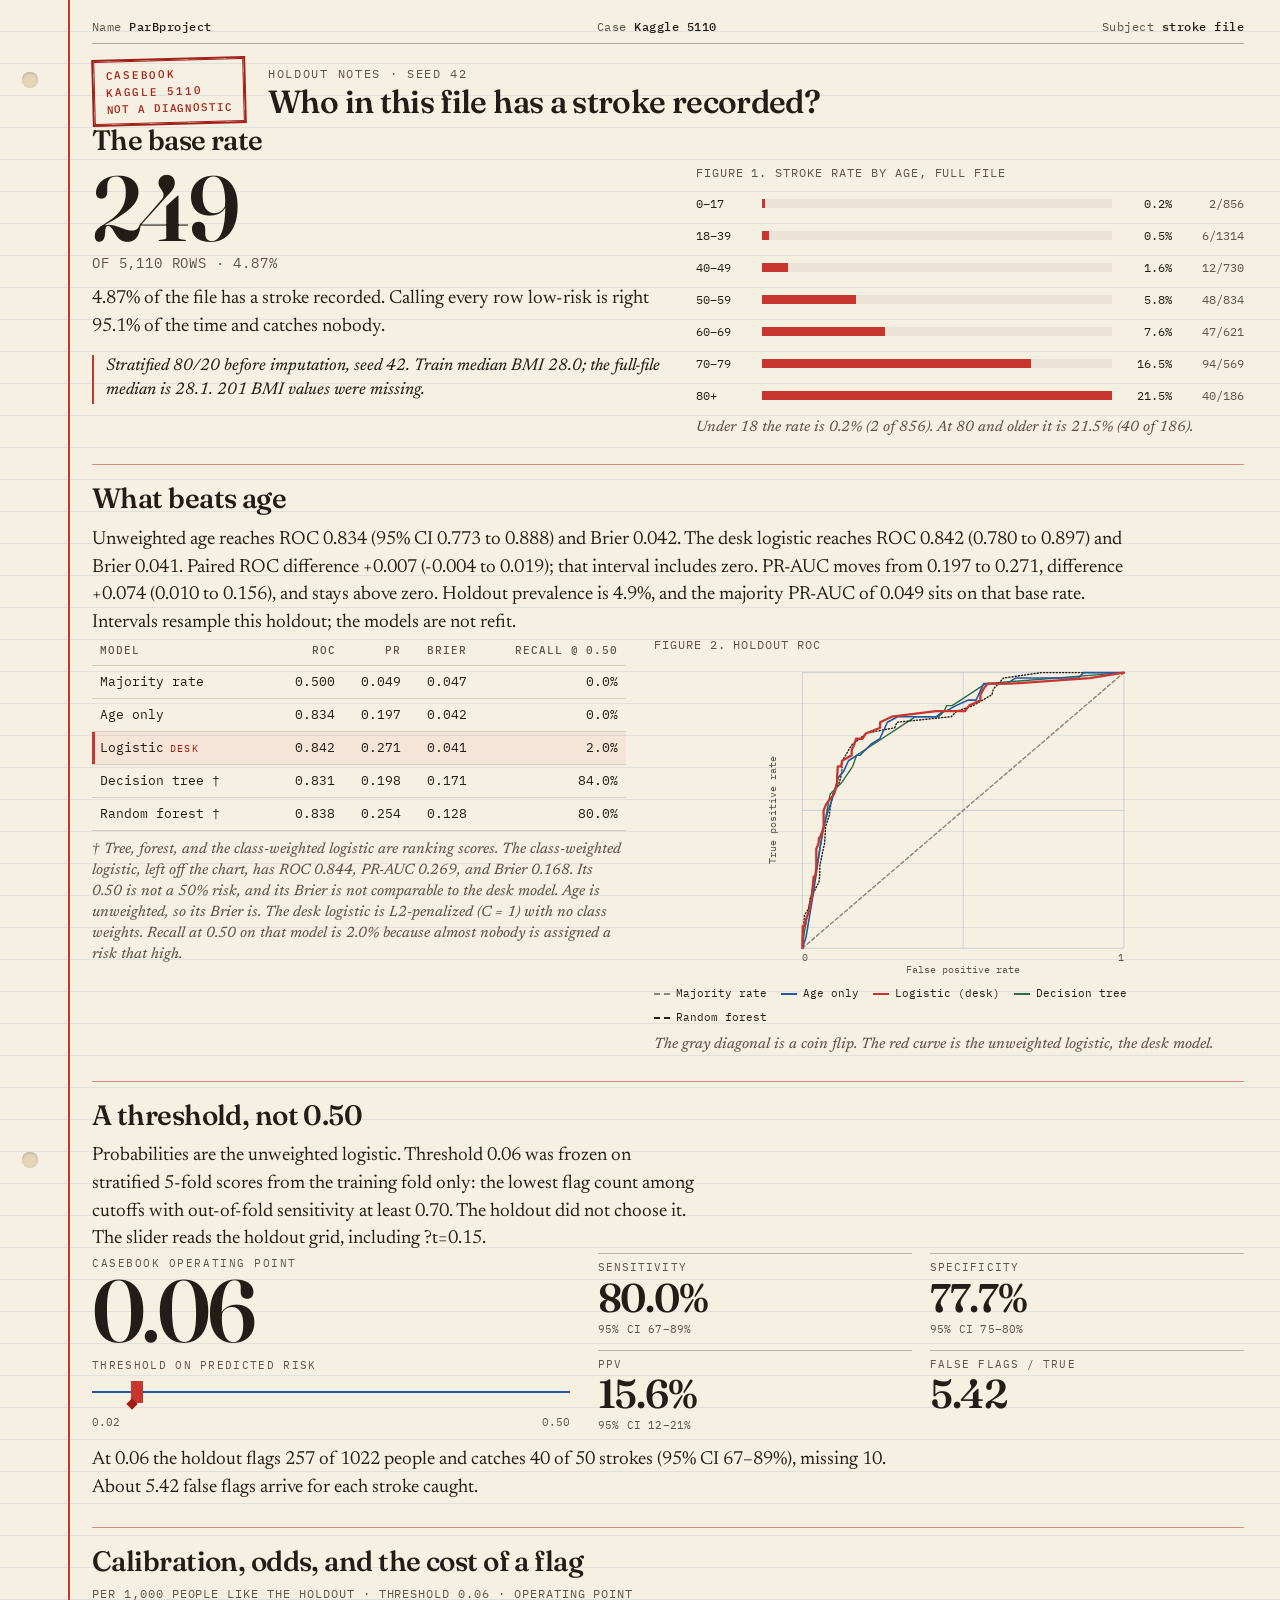
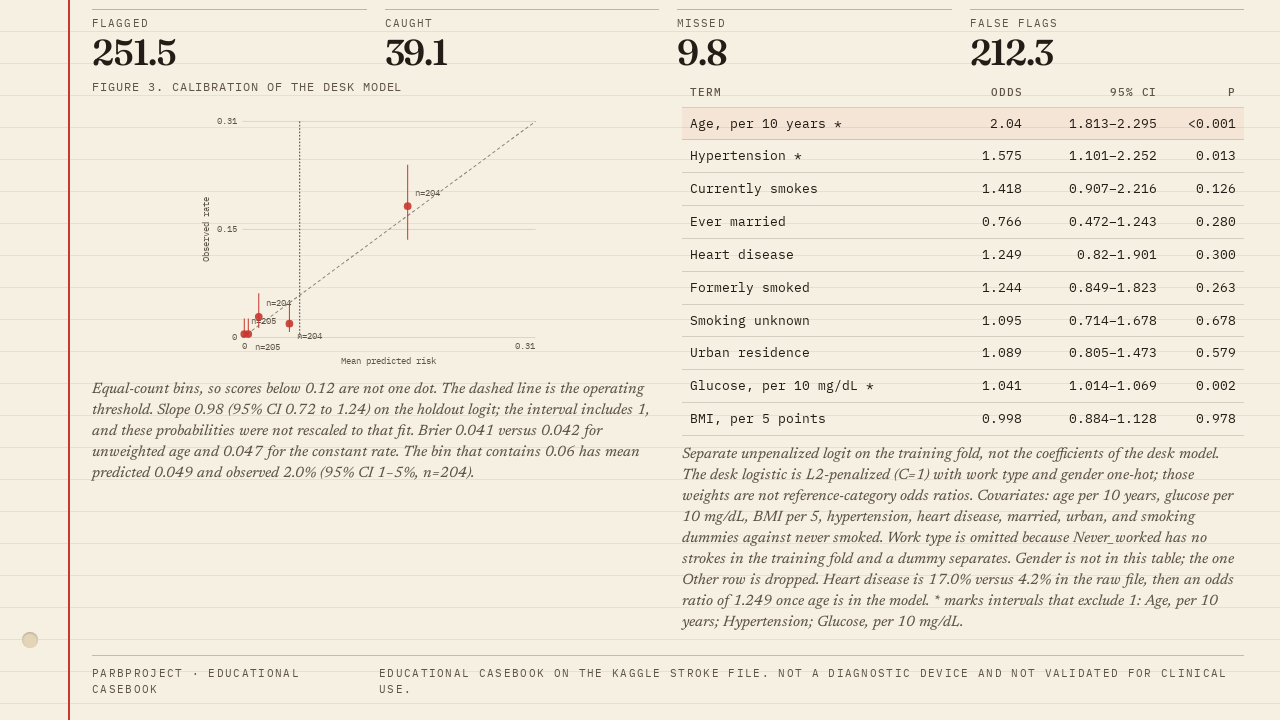
<file: index.html>
<!DOCTYPE html>
<html lang="en">
<head>
  <meta charset="utf-8">
  <title>Stroke casebook</title>
  <meta name="viewport" content="width=device-width, initial-scale=1">
  <link rel="canonical" href="casebook/index.html">
  <script>
    var next = "casebook/index.html" + location.search + location.hash;
    location.replace(next);
  </script>
  <meta http-equiv="refresh" content="0; url=casebook/index.html">
</head>
<body>
  <p><a href="casebook/index.html">Stroke casebook</a></p>
</body>
</html>
</file>
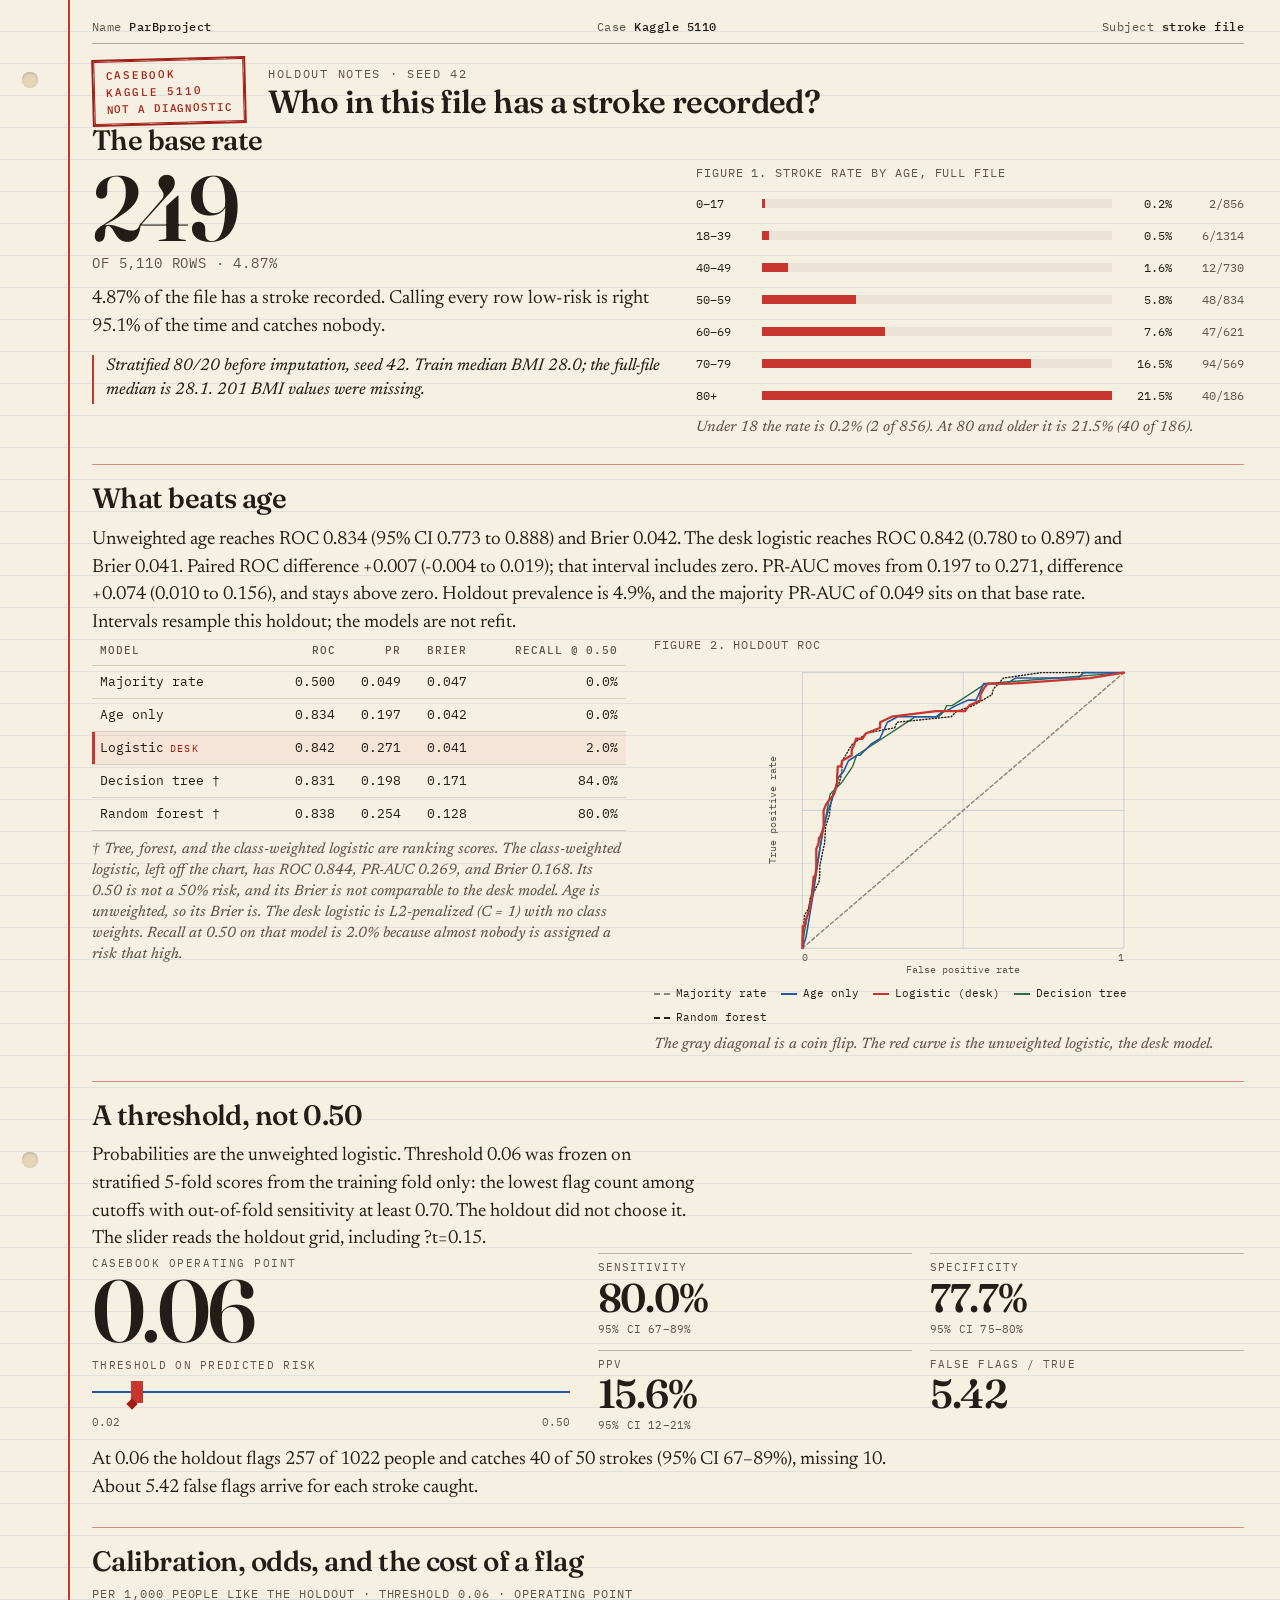
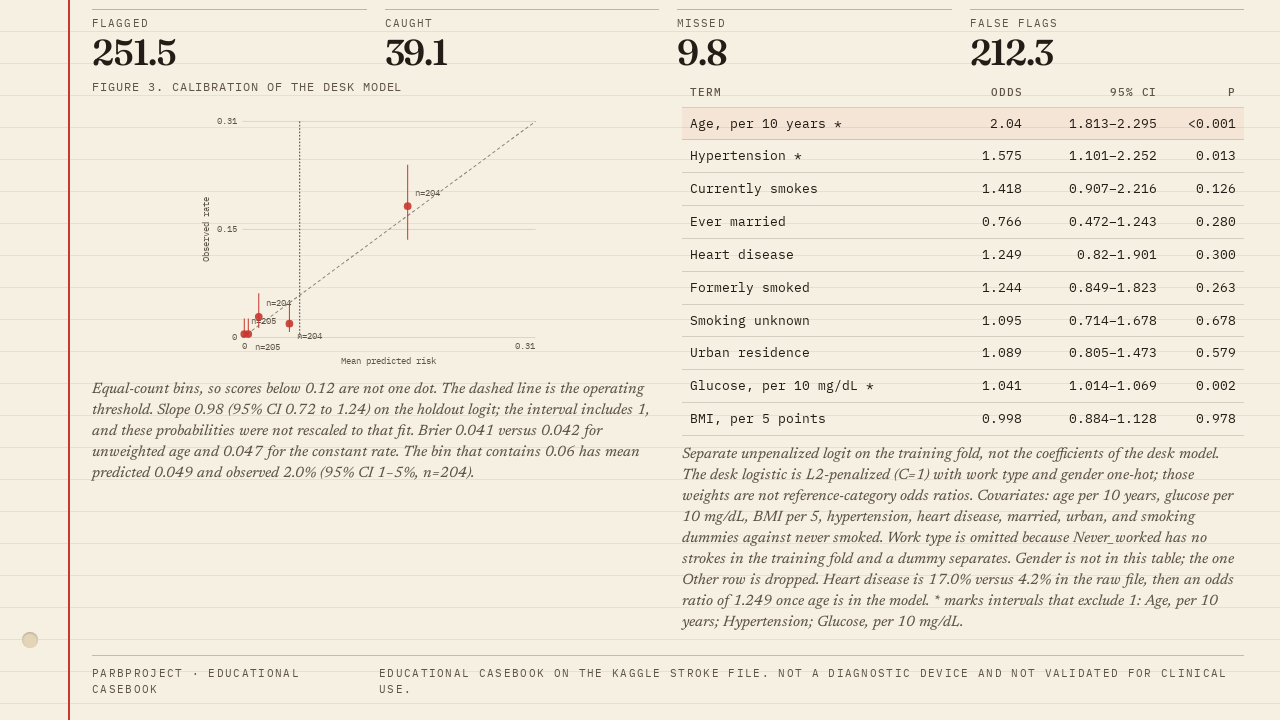
<file: casebook/index.html>
<!DOCTYPE html>
<html lang="en">
<head>
  <meta charset="utf-8">
  <meta name="viewport" content="width=device-width, initial-scale=1">
  <title>Stroke casebook · ParBproject</title>
  <meta name="description" content="Holdout casebook for the Kaggle stroke file. Not a diagnostic device.">
  <link rel="stylesheet" href="casebook.css">
  <script>
    (function () {
      var shot = new URLSearchParams(location.search).get("shot");
      if (shot === "open" || shot === "models" || shot === "point" || shot === "burden") {
        document.documentElement.dataset.shot = shot;
      }
    })();
  </script>
</head>
<body>
  <div class="sheet">
    <div class="holes" aria-hidden="true">
      <span></span><span></span><span></span>
    </div>
    <header class="mast">
      <div class="name-line">
        <span>Name <b>ParBproject</b></span>
        <span>Case <b>Kaggle 5110</b></span>
        <span>Subject <b>stroke file</b></span>
      </div>
      <div class="stamp-row">
        <p class="stamp">
          <span>Casebook</span>
          <span>Kaggle 5110</span>
          <strong>Not a diagnostic</strong>
        </p>
        <div class="question">
          <p class="kicker">Holdout notes · seed 42</p>
          <h1>Who in this file has a stroke recorded?</h1>
        </div>
      </div>
    </header>

    <main>
      <section id="open">
        <h2>The base rate</h2>
        <div class="spread">
          <div>
            <p class="count" id="stroke-count">—</p>
            <p class="count-sub" id="stroke-denom"></p>
            <p class="prose" id="open-lede"></p>
            <p class="margin-note" id="open-method"></p>
          </div>
          <figure>
            <figcaption>Figure 1. Stroke rate by age, full file</figcaption>
            <div id="age-strip" class="age-strip"></div>
            <p class="caption" id="age-note"></p>
          </figure>
        </div>
      </section>

      <section id="models">
        <h2>What beats age</h2>
        <p class="prose" id="model-lede"></p>
        <div class="compare">
          <div>
            <table>
              <caption class="sr">Holdout metrics</caption>
              <thead>
                <tr>
                  <th>Model</th>
                  <th>ROC</th>
                  <th>PR</th>
                  <th>Brier</th>
                  <th>Recall @ 0.50</th>
                </tr>
              </thead>
              <tbody id="model-body"></tbody>
            </table>
            <p class="footnote" id="weighted-note"></p>
          </div>
          <figure>
            <figcaption>Figure 2. Holdout ROC</figcaption>
            <svg id="roc" role="img" aria-label="ROC curves for the holdout models"></svg>
            <div class="legend" id="roc-legend"></div>
            <p class="caption">The gray diagonal is a coin flip. The red curve is the unweighted logistic, the desk model.</p>
          </figure>
        </div>
      </section>

      <section id="point">
        <h2>A threshold, not 0.50</h2>
        <p class="prose" id="point-lede"></p>
        <div class="point-grid">
          <div class="dial">
            <p class="dial-kicker" id="threshold-tag"></p>
            <p class="dial-value" id="threshold-value">—</p>
            <label class="slider-label" for="threshold">Threshold on predicted risk</label>
            <div class="slider-wrap">
              <input id="threshold" type="range" min="0.02" max="0.50" step="0.01" value="0.06">
              <span class="desk-mark" id="desk-mark"></span>
            </div>
            <p class="slider-scale"><span id="scale-min">0.02</span><span>0.50</span></p>
          </div>
          <div class="quad" id="quad" aria-live="polite"></div>
        </div>
        <p class="prose readout" id="point-readout"></p>
      </section>

      <section id="burden">
        <h2>Calibration, odds, and the cost of a flag</h2>
        <p class="tally-kicker" id="tally-kicker"></p>
        <div class="tally" id="tally"></div>
        <div class="burden-grid">
          <figure>
            <figcaption>Figure 3. Calibration of the desk model</figcaption>
            <svg id="calibration" role="img" aria-label="Calibration of unweighted logistic probabilities"></svg>
            <p class="caption" id="cal-note"></p>
          </figure>
          <div>
            <table>
              <caption class="sr">Odds ratios</caption>
              <thead>
                <tr>
                  <th>Term</th>
                  <th>Odds</th>
                  <th>95% CI</th>
                  <th>p</th>
                </tr>
              </thead>
              <tbody id="odds-body"></tbody>
            </table>
            <p class="caption" id="odds-note"></p>
          </div>
        </div>
      </section>
    </main>

    <footer>
      <span>ParBproject · educational casebook</span>
      <span id="footer-note">Not a diagnostic device</span>
    </footer>
    <p class="status" id="status">Opening metrics.json…</p>
  </div>
  <noscript>This page reads casebook/metrics.json. Enable JavaScript, or run python3 -m casebook.analyze and open the JSON.</noscript>
  <script src="casebook.js"></script>
</body>
</html>
</file>
<file: casebook/casebook.css>
@font-face {
  font-family: "Fraunces";
  font-style: normal;
  font-weight: 560;
  font-display: swap;
  src: url("fonts/fraunces-normal-560.woff2") format("woff2");
}
@font-face {
  font-family: "Newsreader";
  font-style: normal;
  font-weight: 400 560;
  font-display: swap;
  src: url("fonts/newsreader-normal-400.woff2") format("woff2");
}
@font-face {
  font-family: "Newsreader";
  font-style: italic;
  font-weight: 450;
  font-display: swap;
  src: url("fonts/newsreader-italic-450.woff2") format("woff2");
}
@font-face {
  font-family: "IBM Plex Mono";
  font-style: normal;
  font-weight: 400;
  font-display: swap;
  src: url("fonts/ibm-plex-mono-normal-400.woff2") format("woff2");
}
@font-face {
  font-family: "IBM Plex Mono";
  font-style: normal;
  font-weight: 500;
  font-display: swap;
  src: url("fonts/ibm-plex-mono-normal-500.woff2") format("woff2");
}

:root {
  --paper: #f6f0e2;
  --ink: #241c16;
  --soft: #5e5348;
  --red: #c7372f;
  --stamp: #a11f18;
  --rule: rgba(55, 96, 158, 0.22);
  --blue: #2457a6;
  --serif: "Newsreader", "Iowan Old Style", Palatino, Georgia, serif;
  --display: "Fraunces", "Iowan Old Style", Palatino, Georgia, serif;
  --mono: "IBM Plex Mono", ui-monospace, monospace;
}

* { box-sizing: border-box; }
html, body { margin: 0; }
body {
  background: var(--paper);
  color: var(--ink);
  font-family: var(--serif);
  font-size: 18px;
  line-height: 1.45;
}

.sheet {
  position: relative;
  min-height: 100vh;
  padding: 18px 36px 22px 92px;
  background-color: var(--paper);
  background-image: repeating-linear-gradient(
    to bottom,
    transparent 0,
    transparent 31px,
    var(--rule) 32px
  );
}
.sheet::before {
  content: "";
  position: absolute;
  top: 0;
  bottom: 0;
  left: 68px;
  width: 2px;
  background: var(--red);
}
.holes {
  position: absolute;
  left: 22px;
  top: 72px;
  bottom: 72px;
  width: 18px;
  display: flex;
  flex-direction: column;
  justify-content: space-between;
  pointer-events: none;
}
.holes span {
  width: 16px;
  height: 16px;
  border-radius: 50%;
  background: #e4d5b8;
  box-shadow: inset 0 1px 2px rgba(36, 28, 22, 0.25);
}

.name-line {
  display: flex;
  justify-content: space-between;
  gap: 16px;
  padding-bottom: 8px;
  border-bottom: 1px solid rgba(36, 28, 22, 0.35);
  font-family: var(--mono);
  font-size: 12px;
  letter-spacing: 0.04em;
  color: var(--soft);
}
.name-line b {
  color: var(--ink);
  font-weight: 500;
}

.stamp-row {
  display: flex;
  gap: 22px;
  align-items: center;
  margin-top: 14px;
}
.stamp {
  margin: 0;
  flex: 0 0 auto;
  display: grid;
  gap: 1px;
  padding: 7px 12px 6px;
  border: 2px solid var(--stamp);
  box-shadow: inset 0 0 0 1px var(--stamp);
  color: var(--stamp);
  font-family: var(--mono);
  font-size: 11px;
  font-weight: 500;
  letter-spacing: 0.16em;
  line-height: 1.45;
  text-transform: uppercase;
  transform: rotate(-1.5deg);
}
.stamp strong { font-weight: 500; letter-spacing: 0.08em; }
.kicker {
  margin: 0;
  font-family: var(--mono);
  font-size: 12px;
  letter-spacing: 0.14em;
  text-transform: uppercase;
  color: var(--soft);
}
h1, h2 {
  font-family: var(--display);
  font-weight: 560;
  letter-spacing: -0.02em;
}
h1 {
  margin: 2px 0 0;
  font-size: 32px;
  line-height: 1.05;
}
h2 {
  margin: 0 0 8px;
  font-size: 28px;
  line-height: 1.1;
}

main section + section {
  margin-top: 26px;
  padding-top: 18px;
  border-top: 1px solid rgba(199, 55, 47, 0.55);
}

.spread, .compare, .point-grid, .burden-grid {
  display: grid;
  gap: 28px;
  align-items: start;
}
.spread { grid-template-columns: 1.05fr 1fr; }
.compare { grid-template-columns: 0.95fr 1.05fr; }
.point-grid { grid-template-columns: 0.85fr 1.15fr; align-items: center; }
.burden-grid { grid-template-columns: 1fr 1fr; margin-top: 8px; }

.count {
  margin: 4px 0 0;
  font-family: var(--display);
  font-weight: 560;
  font-size: 92px;
  line-height: 0.86;
  letter-spacing: -0.04em;
}
.count-sub {
  margin: 6px 0 0;
  font-family: var(--mono);
  font-size: 14px;
  letter-spacing: 0.06em;
  text-transform: uppercase;
  color: var(--soft);
}
.prose {
  max-width: 38rem;
  margin: 12px 0 0;
  font-size: 19px;
}
.margin-note {
  max-width: 36rem;
  margin: 14px 0 0;
  padding-left: 12px;
  border-left: 2px solid var(--red);
  font-style: italic;
  font-size: 17px;
  color: var(--ink);
}
.readout { max-width: 52rem; }

figure { margin: 0; }
figcaption, .caption, .footnote, .tally-kicker, .slider-label, .slider-scale, .dial-kicker {
  font-family: var(--mono);
  color: var(--soft);
}
figcaption {
  margin: 0 0 8px;
  font-size: 12px;
  letter-spacing: 0.08em;
  text-transform: uppercase;
}
.caption, .footnote {
  margin: 8px 0 0;
  font-family: var(--serif);
  font-style: italic;
  font-size: 15px;
  line-height: 1.4;
  color: var(--soft);
}
.footnote { max-width: 40rem; }

.age-strip { display: grid; gap: 4px; }
.age-row {
  display: grid;
  grid-template-columns: 58px minmax(0, 1fr) 52px 64px;
  gap: 8px;
  align-items: center;
  min-height: 28px;
}
.age-label, .age-rate, .age-n {
  font-family: var(--mono);
  font-size: 12px;
}
.age-n { color: var(--soft); text-align: right; }
.age-rate { text-align: right; }
.age-track {
  height: 9px;
  background: rgba(36, 28, 22, 0.06);
}
.age-bar {
  display: block;
  height: 100%;
  min-width: 3px;
  background: var(--red);
}

table {
  width: 100%;
  border-collapse: collapse;
  font-family: var(--mono);
  font-size: 13px;
}
th, td {
  padding: 7px 8px 6px 0;
  text-align: right;
  border-bottom: 1px solid rgba(36, 28, 22, 0.16);
  vertical-align: baseline;
}
th:first-child, td:first-child { text-align: left; padding-left: 8px; }
thead th {
  font-weight: 500;
  font-size: 11px;
  letter-spacing: 0.08em;
  text-transform: uppercase;
  color: var(--soft);
}
tbody th {
  font-weight: 400;
  font-size: 13px;
  letter-spacing: 0;
  text-transform: none;
  color: var(--ink);
}
tr.desk th, tr.desk td,
tr.age-term th, tr.age-term td { background: rgba(199, 55, 47, 0.06); }
tr.desk th:first-child { box-shadow: inset 3px 0 0 var(--red); }
.tag {
  display: inline-block;
  margin-left: 6px;
  font-size: 10px;
  letter-spacing: 0.12em;
  text-transform: uppercase;
  color: var(--stamp);
}
.sr {
  position: absolute;
  width: 1px;
  height: 1px;
  overflow: hidden;
  clip: rect(0 0 0 0);
}

svg { width: 100%; height: auto; display: block; }
#roc { max-height: 318px; }
#calibration { max-height: 268px; }
svg text {
  font-family: var(--mono);
  font-size: 11px;
  fill: var(--soft);
}
.legend {
  display: flex;
  flex-wrap: wrap;
  gap: 8px 14px;
  margin-top: 6px;
}
.legend span {
  display: inline-flex;
  align-items: center;
  gap: 6px;
  font-family: var(--mono);
  font-size: 11px;
}
.swatch {
  width: 16px;
  height: 0;
  border-top-width: 2px;
  border-top-style: solid;
}

.dial-kicker {
  margin: 0;
  font-size: 11px;
  letter-spacing: 0.14em;
  text-transform: uppercase;
}
.dial-value {
  margin: 0;
  font-family: var(--display);
  font-weight: 560;
  font-size: 88px;
  line-height: 0.88;
  letter-spacing: -0.04em;
}
.slider-label {
  display: block;
  margin-top: 8px;
  font-size: 11px;
  letter-spacing: 0.12em;
  text-transform: uppercase;
}
.slider-wrap { position: relative; margin-top: 4px; }
input[type="range"] {
  -webkit-appearance: none;
  appearance: none;
  width: 100%;
  height: 28px;
  margin: 0;
  background: transparent;
  cursor: pointer;
}
input[type="range"]:focus { outline: none; }
input[type="range"]:focus-visible { outline: 2px solid var(--blue); outline-offset: 2px; }
input[type="range"]::-webkit-slider-runnable-track {
  height: 2px;
  background: var(--blue);
}
input[type="range"]::-webkit-slider-thumb {
  -webkit-appearance: none;
  width: 12px;
  height: 22px;
  margin-top: -10px;
  background: var(--red);
  border: 0;
}
input[type="range"]::-moz-range-track {
  height: 2px;
  background: var(--blue);
  border: 0;
}
input[type="range"]::-moz-range-thumb {
  width: 12px;
  height: 22px;
  background: var(--red);
  border: 0;
  border-radius: 0;
}
.desk-mark {
  position: absolute;
  top: 22px;
  width: 8px;
  height: 8px;
  margin-left: -4px;
  background: var(--stamp);
  transform: rotate(45deg);
  pointer-events: none;
}
.slider-scale {
  display: flex;
  justify-content: space-between;
  margin: 0;
  font-size: 11px;
}

.quad, .tally {
  display: grid;
  grid-template-columns: 1fr 1fr;
  gap: 12px 18px;
}
.tally { grid-template-columns: repeat(4, 1fr); margin-top: 6px; }
.quad div, .tally div {
  border-top: 1px solid rgba(36, 28, 22, 0.28);
  padding-top: 6px;
}
.quad span, .tally span {
  display: block;
  font-family: var(--mono);
  font-size: 11px;
  letter-spacing: 0.1em;
  text-transform: uppercase;
  color: var(--soft);
}
.quad strong, .tally strong {
  display: block;
  margin-top: 2px;
  font-family: var(--display);
  font-weight: 560;
  font-size: 40px;
  line-height: 1;
  letter-spacing: -0.03em;
}
.quad em {
  display: block;
  margin-top: 4px;
  font-style: normal;
  font-family: var(--mono);
  font-size: 11px;
  letter-spacing: 0.02em;
  text-transform: none;
  color: var(--soft);
}
#model-lede { max-width: 66rem; }
.tally strong { font-size: 36px; }
.tally-kicker {
  margin: 0;
  font-size: 12px;
  letter-spacing: 0.08em;
  text-transform: uppercase;
}

footer {
  display: flex;
  justify-content: space-between;
  gap: 12px;
  margin-top: 22px;
  padding-top: 10px;
  border-top: 1px solid rgba(36, 28, 22, 0.25);
  font-family: var(--mono);
  font-size: 11px;
  letter-spacing: 0.12em;
  text-transform: uppercase;
  color: var(--soft);
}
.status { display: none; margin: 8px 0 0; font-family: var(--mono); font-size: 12px; }
.status.show { display: block; }

html[data-shot] footer,
html[data-shot] .status { display: none; }
html[data-shot="open"] main > :not(#open),
html[data-shot="models"] main > :not(#models),
html[data-shot="point"] main > :not(#point),
html[data-shot="burden"] main > :not(#burden) {
  display: none !important;
}
html[data-shot] main section {
  margin-top: 10px;
  padding-top: 0;
  border-top: 0;
}
html[data-shot="models"] .question,
html[data-shot="point"] .question,
html[data-shot="burden"] .question {
  display: none;
}
html[data-shot] .sheet {
  min-height: 100vh;
  padding-bottom: 52px;
}
html[data-shot] .sheet::after {
  content: "ParBproject  ·  not a diagnostic device  ·  seed 42";
  position: absolute;
  left: 92px;
  right: 36px;
  bottom: 16px;
  padding-top: 8px;
  border-top: 1px solid rgba(36, 28, 22, 0.22);
  font-family: var(--mono);
  font-size: 11px;
  letter-spacing: 0.14em;
  text-transform: uppercase;
  color: var(--soft);
}
html[data-shot="open"] h2 { font-size: 34px; margin-bottom: 14px; }
html[data-shot="open"] .count { font-size: 112px; }
html[data-shot="open"] .prose { font-size: 21px; }
html[data-shot="open"] .age-row { min-height: 34px; }
html[data-shot="open"] .spread { margin-top: 8px; }
html[data-shot="models"] .prose { margin-top: 0; margin-bottom: 8px; }
html[data-shot="burden"] h2 { margin-bottom: 4px; }

@media (max-width: 900px) {
  .sheet { padding: 16px 16px 20px 64px; }
  .sheet::before { left: 46px; }
  .holes { left: 12px; }
  .spread, .compare, .point-grid, .burden-grid, .tally, .name-line {
    grid-template-columns: 1fr;
    display: grid;
  }
  .name-line { display: flex; flex-wrap: wrap; }
  .count { font-size: 72px; }
  .dial-value { font-size: 72px; }
  .quad strong, .tally strong { font-size: 32px; }
  h1 { font-size: 26px; }
}
</file>
